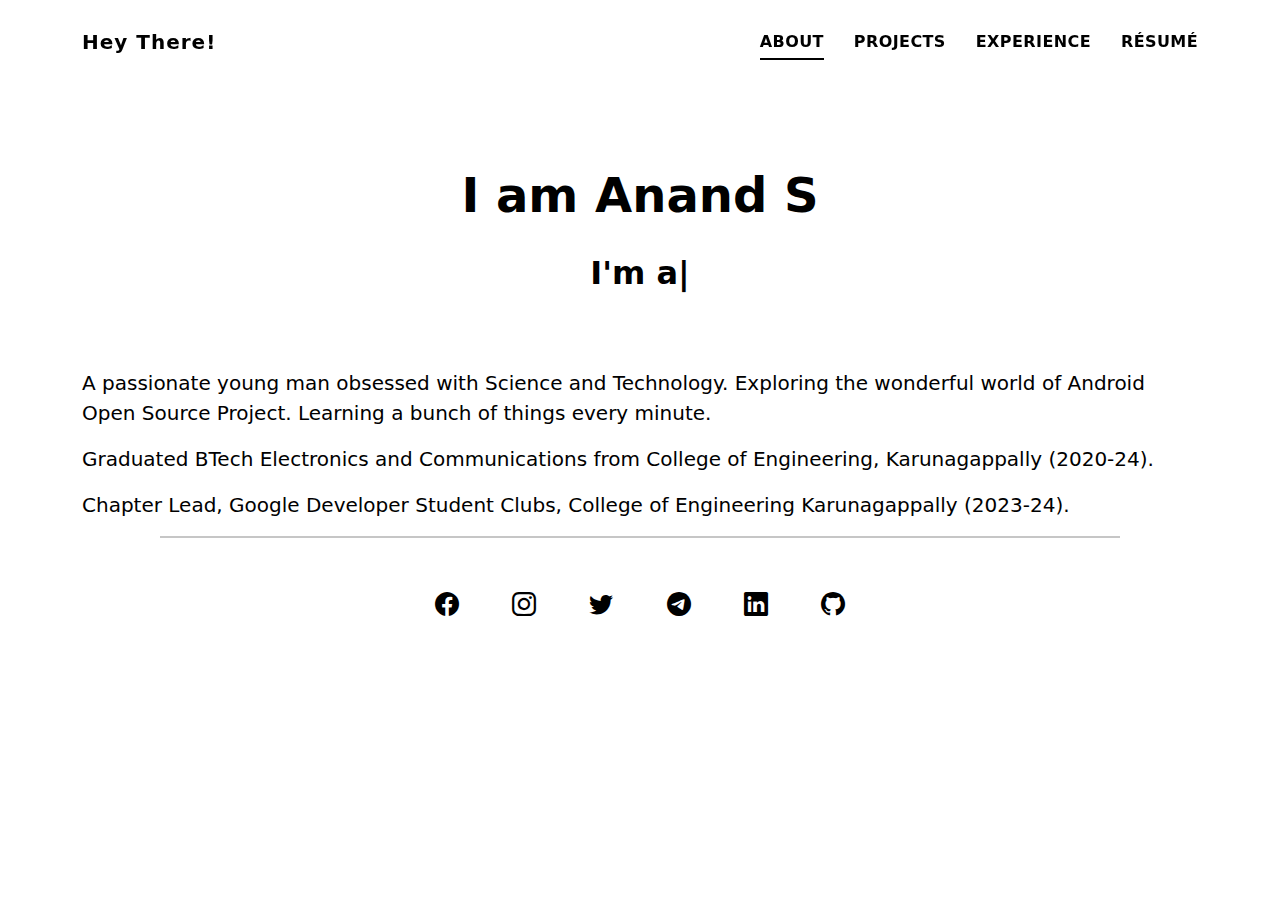
<file: index.html>
<!DOCTYPE html>
<html lang="en">

<head>
  <script async src="https://pagead2.googlesyndication.com/pagead/js/adsbygoogle.js?client=ca-pub-1217338742247170"
     crossorigin="anonymous"></script>
  <script async src="https://fundingchoicesmessages.google.com/i/pub-1217338742247170?ers=1" nonce="AVBMJ9nqrU4HFVP2VPI7-Q"></script><script nonce="AVBMJ9nqrU4HFVP2VPI7-Q">(function() {function signalGooglefcPresent() {if (!window.frames['googlefcPresent']) {if (document.body) {const iframe = document.createElement('iframe'); iframe.style = 'width: 0; height: 0; border: none; z-index: -1000; left: -1000px; top: -1000px;'; iframe.style.display = 'none'; iframe.name = 'googlefcPresent'; document.body.appendChild(iframe);} else {setTimeout(signalGooglefcPresent, 0);}}}signalGooglefcPresent();})();</script>
  <meta charset="utf-8">
  <meta content="width=device-width, initial-scale=1.0" name="viewport">

  <title>Anand S</title>
  <meta content="" name="description">
  <meta content="" name="keywords">

  <link href="assets/img/favicon.png" rel="icon">
  <link href="assets/img/apple-touch-icon.png" rel="apple-touch-icon">
  <link href="assets/vendor/bootstrap/css/bootstrap.min.css" rel="stylesheet">
  <link href="assets/vendor/bootstrap-icons/bootstrap-icons.css" rel="stylesheet">
  <link href="assets/vendor/glightbox/css/glightbox.min.css" rel="stylesheet">
  <link href="assets/vendor/swiper/swiper-bundle.min.css" rel="stylesheet">
  <link href="assets/css/style.css" rel="stylesheet">
</head>

<body>

  <header id="header" class="fixed-top">
    <div class="container d-flex align-items-center justify-content-between">

      <h1 class="logo"><a href="index.html">Hey There!</a></h1>

      <nav id="navbar" class="navbar">
        <ul>
          <li><a class="nav-link scrollto active" href="index.html">About</a></li>
          <li><a class="nav-link scrollto " href="./assets/pages/projects.html">Projects</a></li>
          <li><a class="nav-link scrollto " href="./assets/pages/experience.html">Experience</a></li>
          <li><a class="nav-link scrollto" href="./assets/doc/My Resume.pdf">Résumé</a></li>
        </ul>
        <i class="bi bi-list mobile-nav-toggle"></i>
      </nav>

    </div>
  </header>

  <div id="hero" class="hero route">
    <div class="overlay-itro"></div>
    <div class="hero-content display-table text-center">
      <div class="table-cell">
        <div class="container">
          <h1 class="hero-title mb-4">I am Anand S</h1>
          <p class="hero-subtitle"><span class="typed" data-typed-items="I'm a Designer, I'm a Freelancer, I'm a Developer"></span></p>
        </div>
      </div>
    </div>
  </div>

  <main id="main">

    <section class="about-mf sect-pt4 route">
      <div class="container">
        <div class="row">
                    <p class="lead">
                      A passionate young man obsessed with Science and Technology. Exploring the wonderful world of Android Open Source Project. Learning a bunch of things every minute.
                    </p>
                    <p class="lead">
                      Graduated BTech Electronics and Communications from College of Engineering, Karunagappally (2020-24).
                    </p>
                    <p class="lead">
                      Chapter Lead, Google Developer Student Clubs, College of Engineering Karunagappally (2023-24).
                    </p>
        </div>
      </div>
    </section>
  </main>
</div>

  <div class="text-center">
    <div class="line-mf"></div>
  </div>

  <footer class="footer">
    <div class="socials">
      <ul>
        <li class="social-icons"><a href="https://www.facebook.com/anand.suresh.146/"><i class="bi bi-facebook"></i></a></li>
        <li class="social-icons"><a href="https://www.instagram.com/_anand._s_/"><i class="bi bi-instagram"></i></a></li>
        <li class="social-icons"><a href="https://twitter.com/anandsuresh02"><i class="bi bi-twitter"></i></a></li>
        <li class="social-icons"><a href="https://t.me/AnandSuresh02"><i class="bi bi-telegram"></i></a></li>
        <li class="social-icons"><a href="https://www.linkedin.com/in/anandsuresh02/"><i class="bi bi-linkedin"></i></a></li>
        <li class="social-icons"><a href="https://github.com/AnandSuresh02"><i class="bi bi-github"></i></a></li>
      </ul>
    </div>
  </footer>

  <div id="preloader"></div>
  <a href="#" class="back-to-top d-flex align-items-center justify-content-center"><i class="bi bi-arrow-up-short"></i></a>

  <script src="assets/vendor/purecounter/purecounter_vanilla.js"></script>
  <script src="assets/vendor/bootstrap/js/bootstrap.bundle.min.js"></script>
  <script src="assets/vendor/glightbox/js/glightbox.min.js"></script>
  <script src="assets/vendor/swiper/swiper-bundle.min.js"></script>
  <script src="assets/vendor/typed.js/typed.min.js"></script>
  <script src="assets/vendor/php-email-form/validate.js"></script>

  <script src="assets/js/main.js"></script>

</body>

</html>
</file>
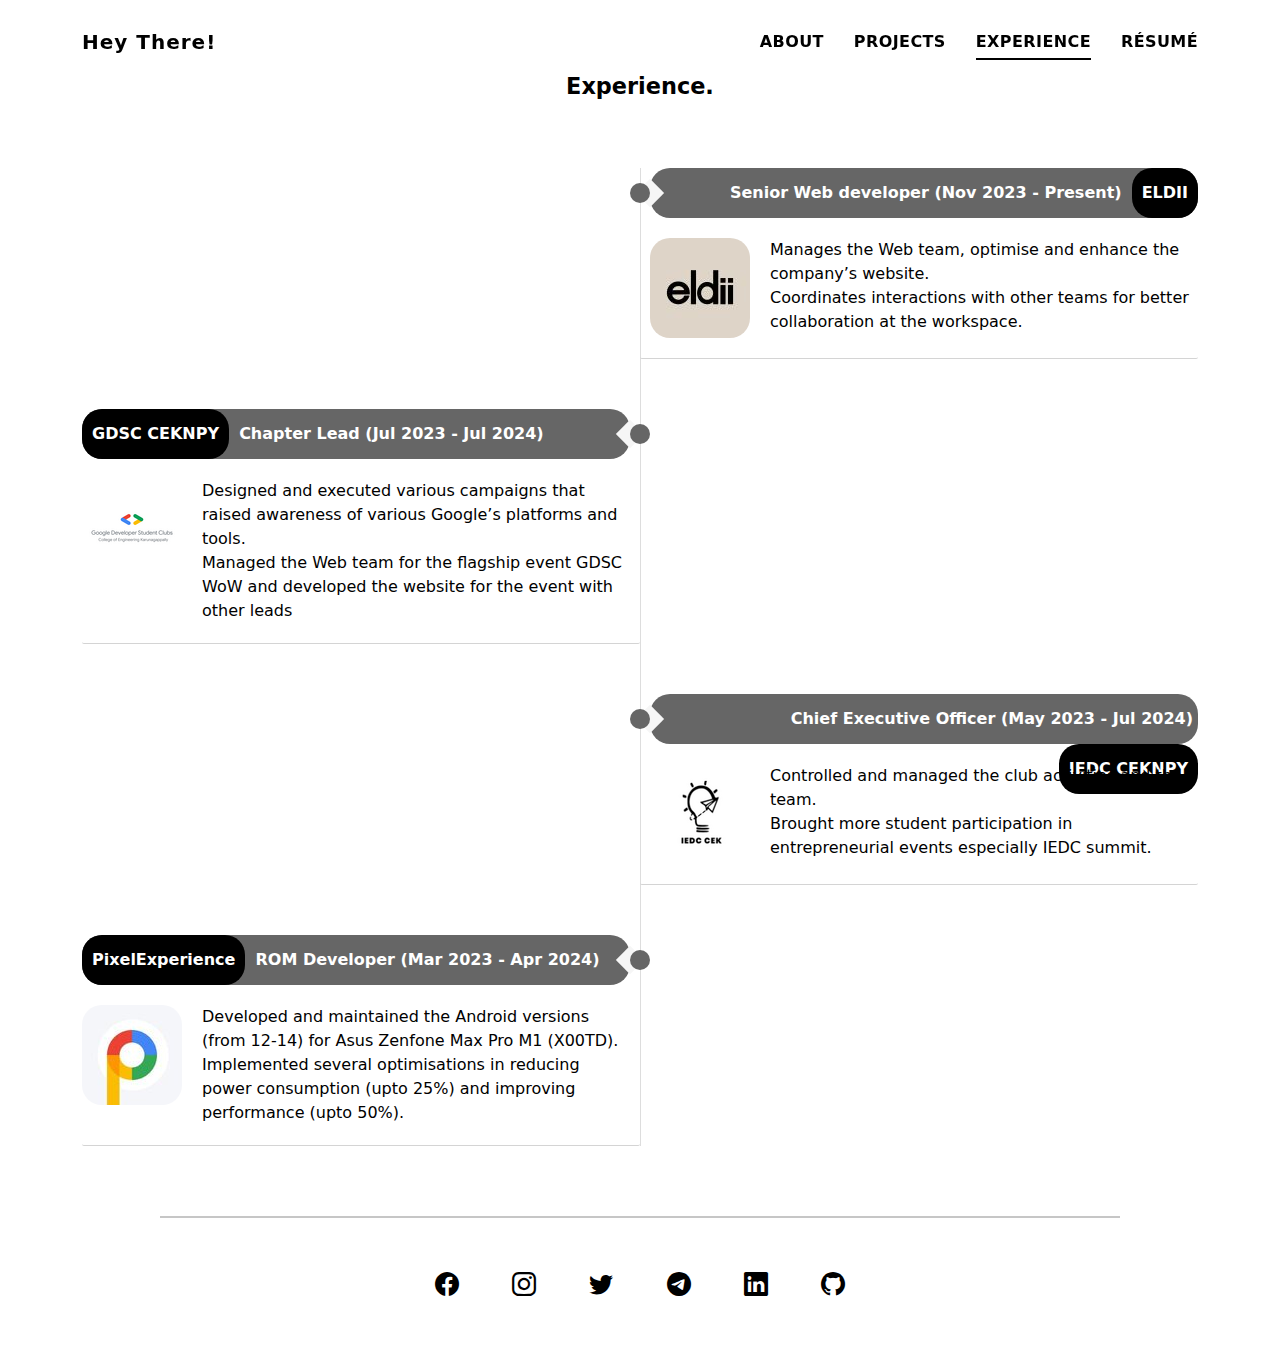
<file: assets/pages/experience.html>
<!DOCTYPE html>
<html lang="en">

<head>
  <script async src="https://pagead2.googlesyndication.com/pagead/js/adsbygoogle.js?client=ca-pub-1217338742247170"
     crossorigin="anonymous"></script>
  <script async src="https://fundingchoicesmessages.google.com/i/pub-1217338742247170?ers=1" nonce="AVBMJ9nqrU4HFVP2VPI7-Q"></script><script nonce="AVBMJ9nqrU4HFVP2VPI7-Q">(function() {function signalGooglefcPresent() {if (!window.frames['googlefcPresent']) {if (document.body) {const iframe = document.createElement('iframe'); iframe.style = 'width: 0; height: 0; border: none; z-index: -1000; left: -1000px; top: -1000px;'; iframe.style.display = 'none'; iframe.name = 'googlefcPresent'; document.body.appendChild(iframe);} else {setTimeout(signalGooglefcPresent, 0);}}}signalGooglefcPresent();})();</script>
  <meta charset="utf-8">
  <meta content="width=device-width, initial-scale=1.0" name="viewport">

  <title>Anand S</title>
  <meta content="" name="description">
  <meta content="" name="keywords">

  <link href="../../assets/img/favicon.png" rel="icon">
  <link href="../../assets/img/apple-touch-icon.png" rel="apple-touch-icon">
  <link href="../../assets/vendor/bootstrap/css/bootstrap.min.css" rel="stylesheet">
  <link href="../../assets/vendor/bootstrap-icons/bootstrap-icons.css" rel="stylesheet">
  <link href="../../assets/vendor/glightbox/css/glightbox.min.css" rel="stylesheet">
  <link href="../../assets/vendor/swiper/swiper-bundle.min.css" rel="stylesheet">
  <link href="../../assets/css/style.css" rel="stylesheet">
</head>

<body>

  <header id="header" class="fixed-top">
    <div class="container d-flex align-items-center justify-content-between">

      <h1 class="logo"><a href="../../index.html">Hey There!</a></h1>

      <nav id="navbar" class="navbar">
        <ul>
          <li><a class="nav-link scrollto " href="../../index.html">About</a></li>
          <li><a class="nav-link scrollto " href="./projects.html">Projects</a></li>
          <li><a class="nav-link scrollto active" href="./experience.html">Experience</a></li>
          <li><a class="nav-link scrollto" href="../../assets/doc/My Resume.pdf">Résumé</a></li>
        </ul>
        <i class="bi bi-list mobile-nav-toggle"></i>
      </nav>

    </div>
  </header>

<section class="section-experience"">
<div class="container">          
<div class="title-box text-center">
 <p class="subtitle-a">
   Experience.
 </p>
</div> 
<ul class="timeline">
<li class="timeline-inverted">
    <div class="rectangle timeline-rectangle"></div>
    <div class="timeline-panel">
        <div class="timeline-heading">
           <div class="timeline-position">
                <p>Senior Web developer (Nov 2023 - Present)</p>
            </div>
            <div class="timeline-date">
                <p>ELDII</p>
            </div>
        </div>
        <div class="timeline-body">
            <div class="timeline-body-thumb">
                <img src="../../assets/img/exp1.jpeg" class="img-res" alt="">
            </div>
            <p>Manages the Web team, optimise and enhance the company’s website.</p>
            <p>Coordinates interactions with other teams for better collaboration at the workspace.</p>
        </div>
    </div>
</li>
<li>
    <div class="rectangle timeline-rectangle"></div>
    <div class="timeline-panel">
        <div class="timeline-heading">
            <div class="timeline-date">
                <p>GDSC CEKNPY</p>
            </div>
            <div class="timeline-position">
                <p>Chapter Lead (Jul 2023 - Jul 2024)</p>
            </div>
        </div>
        <div class="timeline-body">
            <div class="timeline-body-thumb">
                <img src="../../assets/img/exp2.png" class="img-res" alt="">
            </div>
            <p>Designed and executed various campaigns that raised awareness of various Google’s platforms and tools.</p>
            <p>Managed the Web team for the flagship event GDSC WoW and developed the website for the event with other leads</p>
        </div>
    </div>
</li>
<li class="timeline-inverted">
    <div class="rectangle timeline-rectangle"></div>
    <div class="timeline-panel">
        <div class="timeline-heading">
           <div class="timeline-position">
                <p>Chief Executive Officer (May 2023 - Jul 2024)</p>
            </div>
            <div class="timeline-date">
                <p>IEDC CEKNPY</p>
            </div>
        </div>
        <div class="timeline-body">
            <div class="timeline-body-thumb">
                <img src="../../assets/img/exp3.png" class="img-res" alt="">
            </div>
            <p>Controlled and managed the club activities and the team.</p>
            <p>Brought more student participation in entrepreneurial events especially IEDC summit.</p>
        </div>
    </div>
</li>
<li>
    <div class="rectangle timeline-rectangle"></div>
    <div class="timeline-panel">
        <div class="timeline-heading">
            <div class="timeline-date">
                <p>PixelExperience</p>
            </div>
            <div class="timeline-position">
                <p>ROM Developer (Mar 2023 - Apr 2024)</p>
            </div>
        </div>
        <div class="timeline-body">
            <div class="timeline-body-thumb">
                <img src="../../assets/img/exp4.jpg" class="img-res" alt="">
            </div>
            <p>Developed and maintained the Android versions (from 12-14) for Asus Zenfone Max Pro M1 (X00TD).</p>
            <p>Implemented several optimisations in reducing power consumption (upto 25%) and improving performance (upto 50%).</p>
        </div>
    </div>
</li>
</ul>
</section>
</div>

  <div class="text-center">
    <div class="line-mf"></div>
  </div>

  <footer class="footer">
    <div class="socials">
      <ul>
        <li class="social-icons"><a href="https://www.facebook.com/anand.suresh.146/"><i class="bi bi-facebook"></i></a></li>
        <li class="social-icons"><a href="https://www.instagram.com/_anand._s_/"><i class="bi bi-instagram"></i></a></li>
        <li class="social-icons"><a href="https://twitter.com/anandsuresh02"><i class="bi bi-twitter"></i></a></li>
        <li class="social-icons"><a href="https://t.me/AnandSuresh02"><i class="bi bi-telegram"></i></a></li>
        <li class="social-icons"><a href="https://www.linkedin.com/in/anand-s-41311a235/"><i class="bi bi-linkedin"></i></a></li>
        <li class="social-icons"><a href="https://github.com/AnandSuresh02"><i class="bi bi-github"></i></a></li>
      </ul>
    </div>
  </footer>

  <div id="preloader"></div>
  <a href="#" class="back-to-top d-flex align-items-center justify-content-center"><i class="bi bi-arrow-up-short"></i></a>

  <script src="../../assets/vendor/purecounter/purecounter_vanilla.js"></script>
  <script src="../../assets/vendor/bootstrap/js/bootstrap.bundle.min.js"></script>
  <script src="../../assets/vendor/glightbox/js/glightbox.min.js"></script>
  <script src="../../assets/vendor/swiper/swiper-bundle.min.js"></script>
  <script src="../../assets/vendor/typed.js/typed.min.js"></script>
  <script src="../../assets/vendor/php-email-form/validate.js"></script>

  <script src="../../assets/js/main.js"></script>

</body>

</html>
</file>
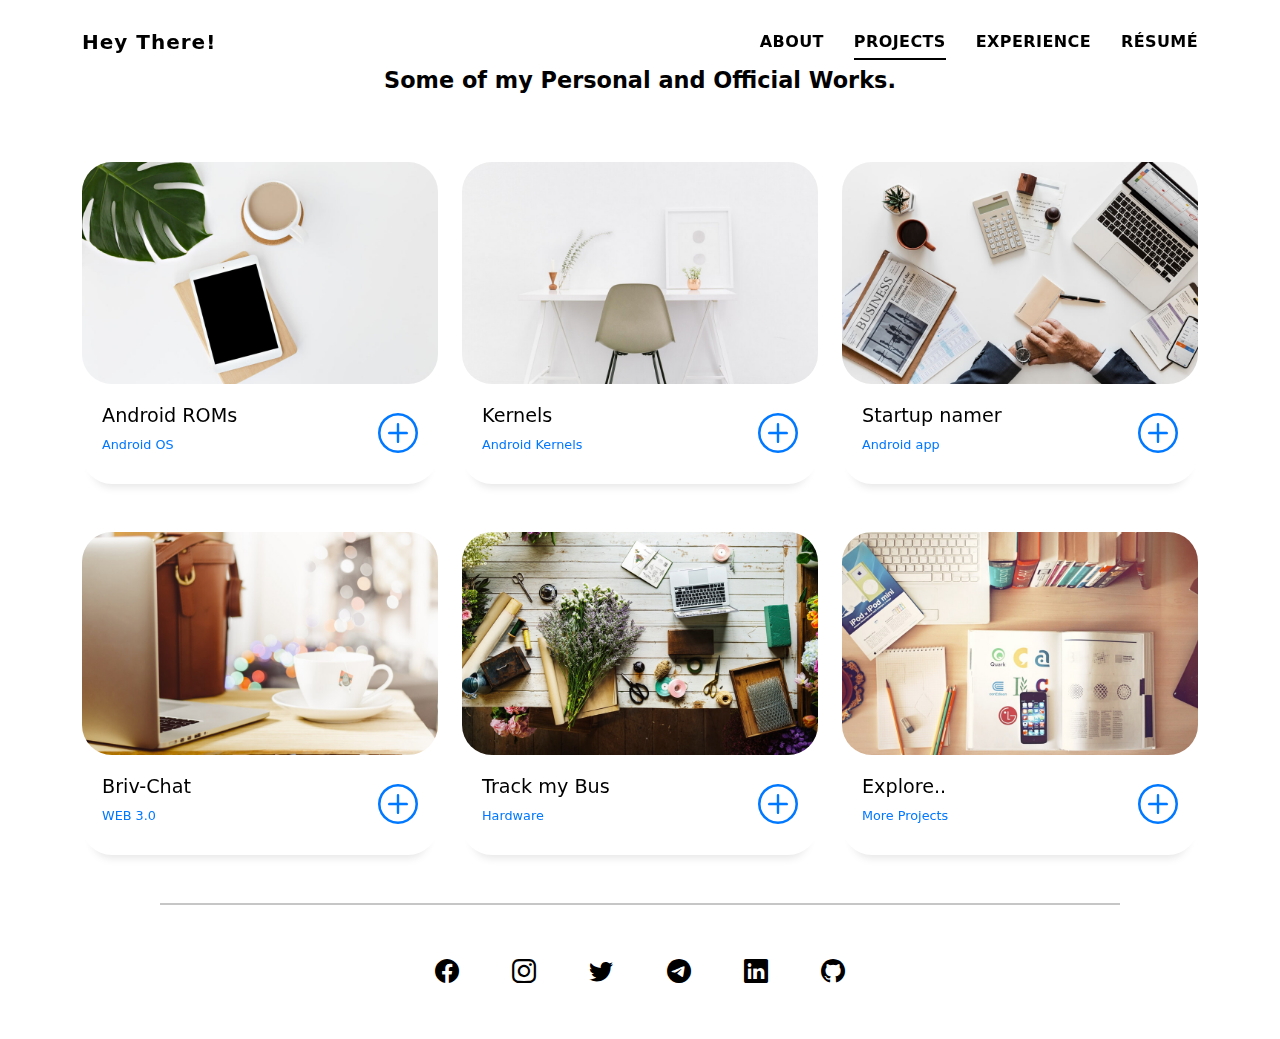
<file: assets/pages/projects.html>
<!DOCTYPE html>
<html lang="en">

<head>
  <script async src="https://pagead2.googlesyndication.com/pagead/js/adsbygoogle.js?client=ca-pub-1217338742247170"
     crossorigin="anonymous"></script>
  <script async src="https://fundingchoicesmessages.google.com/i/pub-1217338742247170?ers=1" nonce="AVBMJ9nqrU4HFVP2VPI7-Q"></script><script nonce="AVBMJ9nqrU4HFVP2VPI7-Q">(function() {function signalGooglefcPresent() {if (!window.frames['googlefcPresent']) {if (document.body) {const iframe = document.createElement('iframe'); iframe.style = 'width: 0; height: 0; border: none; z-index: -1000; left: -1000px; top: -1000px;'; iframe.style.display = 'none'; iframe.name = 'googlefcPresent'; document.body.appendChild(iframe);} else {setTimeout(signalGooglefcPresent, 0);}}}signalGooglefcPresent();})();</script>
  <meta charset="utf-8">
  <meta content="width=device-width, initial-scale=1.0" name="viewport">

  <title>Anand S</title>
  <meta content="" name="description">
  <meta content="" name="keywords">

  <link href="../../assets/img/favicon.png" rel="icon">
  <link href="../../assets/img/apple-touch-icon.png" rel="apple-touch-icon">
  <link href="../../assets/vendor/bootstrap/css/bootstrap.min.css" rel="stylesheet">
  <link href="../../assets/vendor/bootstrap-icons/bootstrap-icons.css" rel="stylesheet">
  <link href="../../assets/vendor/glightbox/css/glightbox.min.css" rel="stylesheet">
  <link href="../../assets/vendor/swiper/swiper-bundle.min.css" rel="stylesheet">
  <link href="../../assets/css/style.css" rel="stylesheet">
</head>

<body>

  <header id="header" class="fixed-top">
    <div class="container d-flex align-items-center justify-content-between">

      <h1 class="logo"><a href="../../index.html">Hey There!</a></h1>

      <nav id="navbar" class="navbar">
        <ul>
          <li><a class="nav-link scrollto " href="../../index.html">About</a></li>
          <li><a class="nav-link scrollto active" href="./projects.html">Projects</a></li>
          <li><a class="nav-link scrollto " href="./experience.html">Experience</a></li>
          <li><a class="nav-link scrollto" href="../../assets/doc/My Resume.pdf">Résumé</a></li>
        </ul>
        <i class="bi bi-list mobile-nav-toggle"></i>
      </nav>

    </div>
  </header>

    <section id="projects" class="portfolio-mf sect-pt4 route">
      <div class="container">
        <div class="row">
          <div class="col-sm-12">
            <div class="title-box text-center">
              <p class="subtitle-a">
                Some of my Personal and Official Works.
              </p>
            </div>
          </div>
        </div>
        <div class="row">
          <div class="col-md-4">
            <div class="work-box">
              <a href="../../assets/img/work-1.jpg" data-gallery="portfolioGallery" class="portfolio-lightbox">
                <div class="work-img">
                  <a href="https://forum.xda-developers.com/m/anandsuresh02.12176781/#recent-content"> <img src="../../assets/img/work-1.jpg" alt="" class="img-fluid"></a>
                </div>
              </a>
              <div class="work-content">
                <div class="row">
                  <div class="col-sm-8">
                    <h2 class="w-title">Android ROMs</h2>
                    <div class="w-more">
                      <span class="w-ctegory">Android OS</span>
                    </div>
                  </div>
                  <div class="col-sm-4">
                    <div class="w-like">
                      <a href="https://forum.xda-developers.com/m/anandsuresh02.12176781/#recent-content"> <span class="bi bi-plus-circle"></span></a>
                    </div>
                  </div>
                </div>
              </div>
            </div>
          </div>
          <div class="col-md-4">
            <div class="work-box">
              <a href="../../assets/img/work-2.jpg" data-gallery="portfolioGallery" class="portfolio-lightbox">
                <div class="work-img">
                  <a href="https://www.pling.com/p/1966225/"> <img src="../../assets/img/work-2.jpg" alt="" class="img-fluid"></a>
                </div>
              </a>
              <div class="work-content">
                <div class="row">
                  <div class="col-sm-8">
                    <h2 class="w-title">Kernels</h2>
                    <div class="w-more">
                      <span class="w-ctegory">Android Kernels</span>
                    </div>
                  </div>
                  <div class="col-sm-4">
                    <div class="w-like">
                      <a href="https://www.pling.com/p/1966225/"> <span class="bi bi-plus-circle"></span></a>
                    </div>
                  </div>
                </div>
              </div>
            </div>
          </div>
          <div class="col-md-4">
            <div class="work-box">
              <a href="../../assets/img/work-3.jpg" data-gallery="portfolioGallery" class="portfolio-lightbox">
                <div class="work-img">
                  <a href="https://github.com/AnandSuresh02/Startup_namer"> <img src="../../assets/img/work-3.jpg" alt="" class="img-fluid"></a>
                </div>
              </a>
              <div class="work-content">
                <div class="row">
                  <div class="col-sm-8">
                    <h2 class="w-title">Startup namer</h2>
                    <div class="w-more">
                      <span class="w-ctegory">Android app</span>
                    </div>
                  </div>
                  <div class="col-sm-4">
                    <div class="w-like">
                      <a href="https://github.com/AnandSuresh02/Startup_namer"> <span class="bi bi-plus-circle"></span></a>
                    </div>
                  </div>
                </div>
              </div>
            </div>
          </div>
          <div class="col-md-4">
            <div class="work-box">
              <a href="../../assets/img/work-4.jpg" data-gallery="portfolioGallery" class="portfolio-lightbox">
                <div class="work-img">
                  <a href="https://github.com/AnandSuresh02/ETHIndia-Project"> <img src="../../assets/img/work-4.jpg" alt="" class="img-fluid"></a>
                </div>
              </a>
              <div class="work-content">
                <div class="row">
                  <div class="col-sm-8">
                    <h2 class="w-title">Briv-Chat</h2>
                    <div class="w-more">
                      <span class="w-ctegory">WEB 3.0</span>
                    </div>
                  </div>
                  <div class="col-sm-4">
                    <div class="w-like">
                      <a href="https://github.com/AnandSuresh02/ETHIndia-Project"> <span class="bi bi-plus-circle"></span></a>
                    </div>
                  </div>
                </div>
              </div>
            </div>
          </div>
          <div class="col-md-4">
            <div class="work-box">
              <a href="../../assets/img/work-5.jpg" data-gallery="portfolioGallery" class="portfolio-lightbox">
                <div class="work-img">
                  <a href="https://github.com/track-my-bus"> <img src="../../assets/img/work-5.jpg" alt="" class="img-fluid"></a>
                </div>
              </a>
              <div class="work-content">
                <div class="row">
                  <div class="col-sm-8">
                    <h2 class="w-title">Track my Bus</h2>
                    <div class="w-more">
                      <span class="w-ctegory">Hardware</span>
                    </div>
                  </div>
                  <div class="col-sm-4">
                    <div class="w-like">
                      <a href="https://github.com/track-my-bus"> <span class="bi bi-plus-circle"></span></a>
                    </div>
                  </div>
                </div>
              </div>
            </div>
          </div>
          <div class="col-md-4">
            <div class="work-box">
              <a href="../../assets/img/work-6.jpg" data-gallery="portfolioGallery" class="portfolio-lightbox">
                <div class="work-img">
                  <a href="https://github.com/AnandSuresh02?tab=repositories"> <img src="../../assets/img/work-6.jpg" alt="" class="img-fluid"></a>
                </div>
              </a>
              <div class="work-content">
                <div class="row">
                  <div class="col-sm-8">
                    <h2 class="w-title">Explore..</h2>
                    <div class="w-more">
                      <span class="w-ctegory">More Projects</span>
                    </div>
                  </div>
                  <div class="col-sm-4">
                    <div class="w-like">
                      <a href="https://github.com/AnandSuresh02?tab=repositories"> <span class="bi bi-plus-circle"></span></a>
                    </div>
                  </div>
                </div>
              </div>
            </div>
          </div>

        </div>
      </div>
    </section>

  <div class="text-center">
    <div class="line-mf"></div>
  </div>

  <footer class="footer">
    <div class="socials">
      <ul>
        <li class="social-icons"><a href="https://www.facebook.com/anand.suresh.146/"><i class="bi bi-facebook"></i></a></li>
        <li class="social-icons"><a href="https://www.instagram.com/_anand._s_/"><i class="bi bi-instagram"></i></a></li>
        <li class="social-icons"><a href="https://twitter.com/anandsuresh02"><i class="bi bi-twitter"></i></a></li>
        <li class="social-icons"><a href="https://t.me/AnandSuresh02"><i class="bi bi-telegram"></i></a></li>
        <li class="social-icons"><a href="https://www.linkedin.com/in/anand-s-41311a235/"><i class="bi bi-linkedin"></i></a></li>
        <li class="social-icons"><a href="https://github.com/AnandSuresh02"><i class="bi bi-github"></i></a></li>
      </ul>
    </div>
  </footer>

  <div id="preloader"></div>
  <a href="#" class="back-to-top d-flex align-items-center justify-content-center"><i class="bi bi-arrow-up-short"></i></a>

  <script src="../../assets/vendor/purecounter/purecounter_vanilla.js"></script>
  <script src="../../assets/vendor/bootstrap/js/bootstrap.bundle.min.js"></script>
  <script src="../../assets/vendor/glightbox/js/glightbox.min.js"></script>
  <script src="../../assets/vendor/swiper/swiper-bundle.min.js"></script>
  <script src="../../assets/vendor/typed.js/typed.min.js"></script>
  <script src="../../assets/vendor/php-email-form/validate.js"></script>

  <script src="../../assets/js/main.js"></script>

</body>

</html>
</file>
<file: assets/css/style.css>
body {
  background-color: #ffffff;
  color: #4e4e4e;
}

h1,
h2,
h3,
h4,
h5,
h6 {
  color: #000000;
}

a {
  color: #000000;
  text-decoration: none;
  transition: all 0.5s ease-in-out;
}

a:hover {
  color: #000000;
  text-decoration: none;
  transition: all 0.5s ease-in-out;
}

.p-r {
  position: relative;
}

.color-a {
  text-decoration: none;
  color: #000000;
}

.color-d {
  color: #000000;
}

.color-text-a {
  text-decoration: none;
  color: #000000;
}

.box-shadow,
.card-blog,
.work-box,
.service-box,
.paralax-mf {
  box-shadow: 0 13px 8px -10px rgba(0, 0, 0, 0.1);
}

.box-shadow-a,
.button:hover {
  text-decoration: none;
  box-shadow: 0 0 0 4px #cde1f8;
}

.display-5 {
  font-size: 2.5rem;
  font-weight: 300;
  line-height: 1.1;
}

.display-6 {
  font-size: 2rem;
  font-weight: 300;
  line-height: 1.1;
}

.avatar {
  width: 32px;
  height: 32px;
  margin-right: 4px;
  overflow: hidden;
}

.bg-image {
  background-repeat: no-repeat;
  background-attachment: fixed;
  background-size: cover;
  background-position: center center;
}

@media (max-width: 1024px) {
  .bg-image {
    background-attachment: scroll;
  }
}

.overlay-mf {
  background-color: #f1f1f1;
}

.overlay-mf {
  position: absolute;
  top: 0;
  left: 0px;
  padding: 0;
  height: 100%;
  width: 100%;
  opacity: 0.7;
}

.paralax-mf {
  position: relative;
  padding: 8rem 0;
  border-radius: 30px;
}

.display-table {
  width: 100%;
  height: 100%;
  display: table;
}

.table-cell {
  display: table-cell;
  vertical-align: middle;
}

.lead{
  font-weight: 450;
}

/*--/ Sections /--*/
.sect-4 {
  padding: 4rem 0;
}

.sect-pt4 {
  padding-top: 4rem;
}

.sect-mt4 {
  margin-top: 4rem;
}

.title-s {
  font-weight: 600;
  color: #000000;
  font-size: 1.1rem;
}

.title-box {
  margin-bottom: 4rem;
}

.subtitle-a {
  text-decoration: none;
  font-size: 1.4rem;
  font-weight: bold;
  color: #000000;
}

.line-mf {
  width: 75%;
  height: 2px;
  background-color: #c6c6c6;
  margin: 0 auto;
}

.title-box-2 {
  margin-bottom: 3rem;
}

.title-left {
  font-size: 2rem;
  position: relative;
}

.title-left:before {
  content: "";
  position: absolute;
  height: 3px;
  background-color: #0078ff;
  width: 100px;
  bottom: -12px;
}

.box-pl2 {
  padding-left: 2rem;
}

.box-shadow-full {
  padding: 3rem 1.25rem;
  position: relative;
  background-color: #fff;
  margin-bottom: 3rem;
  z-index: 2;
  box-shadow: 0 1px 1px 0 rgba(0, 0, 0, 0.06), 0 2px 5px 0 rgba(0, 0, 0, 0.2);
}

@media (min-width: 768px) {
  .box-shadow-full {
    padding: 3rem;
  }
}

.footer{
  background-color: #ffffff;
}

.socials {
  background-color: #ffffff;
  color: #000000;
  padding: 1.5rem 0;
  transition: all 500ms ease;
}

.social-icons{
  color: #c6c6c6;
  padding-left: 1.5rem;
  padding-right: 1.5rem;
  font-size: 1.5rem;
  transition: all 500ms ease;
}

.social-icons:hover{
  color: #000000;
  box-shadow: 0 0 0 3px #000000;
  transition: all 500ms ease;
}

.socials ul li {
  display: inline-block;
}

.ul-resect,
.widget-tags ul,
.widget-sidebar .list-sidebar,
.box-comments .list-comments,
.blog-wrapper .post-meta ul,
.list-ico,
.socials ul {
  list-style: none;
  padding-left: 0;
  margin-bottom: 0;
}

.list-ico {
  line-height: 2;
}

.list-ico span {
  color: #0078ff;
  margin-right: 10px;
}

.owl-theme .owl-dots {
  text-align: center;
  margin-top: 18px;
}

.owl-theme .owl-dots .owl-dot {
  display: inline-block;
}

.owl-theme .owl-dots .owl-dot span {
  width: 18px;
  height: 7px;
  margin: 5px 5px;
  background: #cde1f8;
  border: 0px solid #cde1f8;
  display: block;
  transition: all 0.6s ease-in-out;
  cursor: pointer;
}

.owl-theme .owl-dots .owl-dot:hover span {
  background-color: #000000;
}

.owl-theme .owl-dots .owl-dot.active span {
  background-color: #000000;
  width: 25px;
}

.scrolltop-mf {
  position: relative;
  display: none;
}

.scrolltop-mf span {
  z-index: 999;
  position: fixed;
  width: 42px;
  height: 42px;
  background-color: #000000;
  opacity: 0.7;
  font-size: 1.6rem;
  line-height: 1.5;
  text-align: center;
  color: #000000;
  top: auto;
  left: auto;
  right: 30px;
  bottom: 50px;
  cursor: pointer;
  border-radius: 50%;
}

.back-to-top {
  position: fixed;
  visibility: hidden;
  opacity: 0;
  right: 15px;
  bottom: 15px;
  z-index: 996;
  background: #000000;
  width: 40px;
  height: 40px;
  border-radius: 50px;
  transition: all 0.1s;
}

.back-to-top i {
  font-size: 28px;
  color: #fff;
  line-height: 0;
}

.back-to-top:hover {
  background: #444444;
  color: #fff;
}

.back-to-top.active {
  visibility: visible;
  opacity: 1;
}

#preloader {
  position: fixed;
  top: 0;
  left: 0;
  right: 0;
  bottom: 0;
  z-index: 9999;
  overflow: hidden;
  background: #fff;
}

#preloader:before {
  content: "";
  position: fixed;
  top: calc(50% - 30px);
  left: calc(50% - 30px);
  border: 6px solid #f2f2f2;
  border-top: 6px solid #0078ff;
  border-radius: 50%;
  width: 60px;
  height: 60px;
  -webkit-animation: animate-preloader 1s linear infinite;
  animation: animate-preloader 1s linear infinite;
}

@-webkit-keyframes animate-preloader {
  0% {
    transform: rotate(0deg);
  }

  100% {
    transform: rotate(360deg);
  }
}

@keyframes animate-preloader {
  0% {
    transform: rotate(0deg);
  }

  100% {
    transform: rotate(360deg);
  }
}

.button {
  display: inline-block;
  padding: 0.3rem 0.6rem;
  text-align: center;
  vertical-align: middle;
  -webkit-user-select: none;
  -moz-user-select: none;
  user-select: none;
  font-size: 1rem;
  border-radius: 0.3rem;
  border: 1px solid transparent;
  transition: all 500ms ease;
  cursor: pointer;
}

.button:focus {
  outline: 0;
}

.button:hover {
  background-color: #0062d3;
  color: #fff;
  transition: all 500ms ease;
}

.button-a {
  text-decoration: none;
  background-color: #0078ff;
  color: #fff;
  border-color: #cde1f8;
}

.button-big {
  padding: 0.9rem 2.3rem;
  font-size: 1.2rem;
}

.button-rouded {
  border-radius: 5rem;
}

.btn-lg {
  padding: 0.5rem 1rem;
  font-size: 1.25rem;
  line-height: 1.5;
  border-radius: 0.3rem;
}

#header {
  transition: all 0.5s;
  z-index: 997;
  padding: 20px 0;
}

#header .logo {
  font-size: 20px;
  margin: 0;
  padding: 0;
  font-weight: 600;
  letter-spacing: 1px;
}

#header .logo a {
  color: #000000;
}

#header .logo img {
  max-height: 40px;
}

#header.header-scrolled {
  background: rgba(252,252,252,1);
  padding: 12px 0;
}

.navbar {
  padding: 0;
}

.navbar ul {
  margin: 0;
  padding: 0;
  display: flex;
  list-style: none;
  align-items: center;
}

.navbar li {
  position: relative;
}

.navbar>ul>li {
  white-space: nowrap;
  padding: 10px 0 10px 30px;
}

.navbar a,
.navbar a:focus {
  display: flex;
  align-items: center;
  justify-content: space-between;
  color: #000000;
  font-size: 16px;
  font-weight: 600;
  padding: 0;
  white-space: nowrap;
  transition: 0.3s;
  letter-spacing: 0.4px;
  position: relative;
  text-transform: uppercase;
}

.navbar a i,
.navbar a:focus i {
  font-size: 12px;
  line-height: 0;
  margin-left: 5px;
}

.navbar>ul>li>a:before {
  content: "";
  position: absolute;
  width: 100%;
  height: 2px;
  bottom: -6px;
  left: 0;
  width: 0;
  background-color: #fff;
  visibility: hidden;
  transition: all 0.3s ease-in-out 0s;
}

.navbar a:hover:before,
.navbar li:hover>a:before,
.navbar .active:before {
  background-color: #000000;
  visibility: visible;
  width: 100%;
}

.navbar a:hover,
.navbar .active,
.navbar .active:focus,
.navbar li:hover>a {
  color: #000000;
  font-weight: bold;
}

.navbar .dropdown ul {
  display: block;
  position: absolute;
  left: 30px;
  top: calc(100% + 30px);
  margin: 0;
  padding: 10px 0;
  z-index: 99;
  opacity: 0;
  visibility: hidden;
  background: #000000;
  box-shadow: 0px 0px 30px rgba(127, 137, 161, 0.25);
  transition: 0.3s;
}

.navbar .dropdown ul li {
  min-width: 200px;
}

.navbar .dropdown ul a {
  padding: 10px 20px;
  font-size: 14px;
  text-transform: none;
  color: #000000;
}

.navbar .dropdown ul a i {
  font-size: 12px;
}

.navbar .dropdown ul a:hover,
.navbar .dropdown ul .active:hover,
.navbar .dropdown ul li:hover>a {
  color: #000000;
}

.navbar .dropdown:hover>ul {
  opacity: 1;
  top: 100%;
  visibility: visible;
}

.navbar .dropdown .dropdown ul {
  top: 0;
  left: calc(100% - 30px);
  visibility: hidden;
}

.navbar .dropdown .dropdown:hover>ul {
  opacity: 1;
  top: 0;
  left: 100%;
  visibility: visible;
}

@media (max-width: 1366px) {
  .navbar .dropdown .dropdown ul {
    left: -90%;
  }

  .navbar .dropdown .dropdown:hover>ul {
    left: -100%;
  }
}

.mobile-nav-toggle {
  color: #000000;
  font-size: 28px;
  cursor: pointer;
  display: none;
  line-height: 0;
  transition: 0.5s;
}

@media (max-width: 991px) {
  .mobile-nav-toggle {
    display: block;
  }

  .navbar ul {
    display: none;
  }
}

.navbar-mobile {
  position: fixed;
  overflow: hidden;
  top: 0;
  right: 0;
  left: 0;
  bottom: 0;
  background: rgba(78, 78, 78, 0.9);
  transition: 0.3s;
  z-index: 999;
}

.navbar-mobile .mobile-nav-toggle {
  position: absolute;
  top: 15px;
  right: 15px;
}

.navbar-mobile ul {
  display: block;
  position: absolute;
  top: 55px;
  right: 15px;
  bottom: 15px;
  left: 15px;
  padding: 10px 0;
  background-color: #fff;
  overflow-y: auto;
  transition: 0.3s;
}

.navbar-mobile>ul>li {
  padding: 0;
}

.navbar-mobile a:hover:before,
.navbar-mobile li:hover>a:before,
.navbar-mobile .active:before {
  visibility: hidden;
}

.navbar-mobile a,
.navbar-mobile a:focus {
  padding: 10px 20px;
  font-size: 15px;
  color: #000000;
}

.navbar-mobile a:hover,
.navbar-mobile .active,
.navbar-mobile li:hover>a {
  color: #000000;
}

.navbar-mobile .getstarted,
.navbar-mobile .getstarted:focus {
  margin: 15px;
}

.navbar-mobile .dropdown ul {
  position: static;
  display: none;
  margin: 10px 20px;
  padding: 10px 0;
  z-index: 99;
  opacity: 1;
  visibility: visible;
  background: #fff;
  box-shadow: 0px 0px 30px rgba(127, 137, 161, 0.25);
}

.navbar-mobile .dropdown ul li {
  min-width: 200px;
}

.navbar-mobile .dropdown ul a {
  padding: 10px 20px;
}

.navbar-mobile .dropdown ul a i {
  font-size: 12px;
}

.navbar-mobile .dropdown ul a:hover,
.navbar-mobile .dropdown ul .active:hover,
.navbar-mobile .dropdown ul li:hover>a {
  color: #000000;
}

.navbar-mobile .dropdown>.dropdown-active {
  display: block;
}

.hero {
  padding-top: 10rem;
  position: relative;
  color: #fff;
}

.hero .hero-content {
  position: absolute;
}

.hero .overlay-itro {
  background-color: rgba(0, 0, 0, 0);
  position: absolute;
  top: 0;
  left: 0px;
  padding: 0;
  height: 100%;
  width: 100%;
  opacity: 0.9;
}

.hero .hero-title {
  color: #000000;
  font-weight: 600;
  font-size: 3rem;
}

@media (min-width: 768px) {
  .hero .hero-title {
    font-size: 3rem;
  }
}

.hero .hero-subtitle {
  font-size: 1.5rem;
  font-weight: 600;
  color: #000000;
}

@media (min-width: 768px) {
  .hero .hero-subtitle {
    font-size: 2rem;
  }
}

.hero .text-slider-items {
  display: none;
}

.hero-single {
  height: 350px;
}

.hero-single .hero-content {
  margin-top: 30px;
}

.hero-single .hero-title {
  text-transform: uppercase;
  font-size: 3rem;
}

@media (min-width: 768px) {
  .hero-single .hero-title {
    font-size: 3.5rem;
  }
}

.hero-single .breadcrumb {
  background-color: transparent;
  color: #0078ff;
}

.hero-single .breadcrumb .breadcrumb-item:before {
  color: #cde1f8;
}

.hero-single .breadcrumb .breadcrumb-item.active {
  color: #000000;
}

.hero-single .breadcrumb a {
  color: #fff;
}

.about-mf {
  padding-top: 13rem;
  padding-bottom: 0rem;
}

.about-mf .about-img {
  margin-bottom: 2rem;
}

.about-mf .about-img img {
  margin-left: 10px;
}

@media (min-width: 767px) {
  .about-mf .box-pl2 {
    margin-top: 0rem;
    padding-left: 0rem;
  }
}

.lead {
  color: #000000;
}

.skill-mf span {
  color: #4e4e4e;
}

.skill-mf .progress {
  background-color: #cde1f8;
  margin: 0.5rem 0 1.2rem 0;
  border-radius: 0;
  height: 0.7rem;
}

.work-box {
  margin-bottom: 3rem;
  -webkit-backface-visibility: hidden;
  align-items: center;
  backface-visibility: hidden;
  background-color: #fff;
  border-radius: 30px;
}

.work-box:hover img {
  transform: scale(1.3);
}

.work-img {
  display: block;
  width: 100%;
  align-items: center;
  overflow: hidden;
  border-radius: 30px;
}

.work-img img {
  transition: all 1s;
}

.work-content {
  padding: 20px;
}

.work-content .w-more {
  color: #4e4e4e;
  font-size: 0.8rem;
}

.work-content .w-more .w-ctegory {
  color: #0078ff;
}

.work-content .w-like {
  font-size: 2.5rem;
  color: #0078ff;
  float: right;
}

.work-content .w-like a {
  color: #0078ff;
}

.work-content .w-like .num-like {
  font-size: 0.7rem;
}

.w-title {
  font-size: 1.2rem;
}

.footer-paralax {
  padding: 4rem 0 0 0;
}

.contact-mf {
  margin-top: 4rem;
}

@media (min-width: 767px) {
  .contact-mf .box-pl2 {
    margin-top: 3rem;
    padding-left: 0rem;
    border-radius: 30px;
  }
}

.php-email-form .error-message {
  display: none;
  color: #fff;
  background: #ed3c0d;
  text-align: center;
  padding: 15px;
  font-weight: 600;
}

.php-email-form .sent-message {
  display: none;
  color: #fff;
  background: #18d26e;
  text-align: center;
  padding: 15px;
  font-weight: 600;
}

.php-email-form .loading {
  display: none;
  background: #fff;
  text-align: center;
  padding: 15px;
}

.php-email-form .loading:before {
  content: "";
  display: inline-block;
  border-radius: 50%;
  width: 24px;
  height: 24px;
  margin: 0 10px -6px 0;
  border: 3px solid #18d26e;
  border-top-color: #eee;
  -webkit-animation: animate-loading 1s linear infinite;
  animation: animate-loading 1s linear infinite;
}

.php-email-form input,
.php-email-form textarea {
  border-radius: 20px;
  box-shadow: none;
  font-size: 14px;
}

.php-email-form input:focus,
.php-email-form textarea:focus {
  border-color: #0078ff;
}

.php-email-form input {
  padding: 10px 15px;
}

.php-email-form textarea {
  padding: 12px 15px;
  margin-bottom: 0;
}

.php-email-form button[type=submit] {
  background: #3090ff;
  border-radius: 35px;
  border: 0;
  padding: 10px 24px;
  color: #fff;
  transition: 0.4s;
}

.php-email-form button[type=submit]:hover {
  background: #9ccaff;
}

@-webkit-keyframes animate-loading {
  0% {
    transform: rotate(0deg);
  }

  100% {
    transform: rotate(360deg);
  }
}

@keyframes animate-loading {
  0% {
    transform: rotate(0deg);
  }

  100% {
    transform: rotate(360deg);
  }
}

.widget-sidebar .sidebar-title {
  font-size: 1.6rem;
  font-weight: 600;
  border-left: 5px solid #0078ff;
  padding-left: 15px;
  text-transform: uppercase;
  margin-bottom: 1.5rem;
}

.widget-sidebar .list-sidebar li {
  position: relative;
  padding: 6px 0 6px 24px;
}

.widget-sidebar .list-sidebar li:before {
  position: absolute;
  content: "";
  width: 10px;
  height: 1px;
  left: 0;
  background-color: #0078ff;
  top: 20px;
}

.sidebar-search input {
  background-color: #fff;
  border-radius: 0;
  transition: all 0.5s ease-in-out;
}

.sidebar-search .btn-search {
  background-color: #0078ff;
  border-color: #0078ff;
  border-radius: 0;
  padding-left: 20px;
  padding-right: 20px;
}

.widget-tags ul li {
  display: inline-block;
  background-color: #0078ff;
  padding: 0.2rem 0.6rem;
  margin-bottom: 0.5rem;
  border-radius: 15px;
}

.widget-tags ul li a {
  color: #fff;
}

.section-experience {
  padding: 70px 0;
  background-color: #ffffff;
}

.section-experience .section-diff-title h2 {
  color: #196fc2;
}

.timeline {
  margin: 50px 0 0;
  padding-left: 0;
  list-style: none;
  position: relative;
}

.timeline:before {
  top: 0;
  bottom: 0;
  position: absolute;
  content: " ";
  width: 1px;
  background-color: #dddddd;
  left: 50%;
  margin-left: -0.5px;
}

.timeline > li {
  position: relative;
}

.timeline > li + li {
  margin-top: 50px;
}

.timeline > li:before, .timeline > li:after {
  content: " ";
  display: table;
}

.timeline > li:after {
  clear: both;
}

.rectangle {
  border-radius: 20px;
}

.timeline-body {
  font-weight: 500;
  color: #000000;
}

.timeline > li.timeline-start .rectangle, .timeline > li.timeline-end .rectangle {
  display: block;
  position: relative;
  left: 0.5px;
  margin: 0 auto;
  background-color: #ffffff;
  box-shadow: none;
}

.img-res{
  border-radius: 20px;
}
.timeline > li.timeline-start .rectangle span, .timeline > li.timeline-end .rectangle span {
  font-size: 12px;
}

.timeline > li > .timeline-panel {
  width: 50%;
  float: left;
  border-bottom: 1px solid #d4d4d4;
  border-radius: 2px;
  position: relative;
  padding-right: 10px;
}

.timeline > li > .timeline-panel:before {
  content: " ";
  position: absolute;
  top: 15px;
  right: 0px;
  background-color: #f6f6f6;
  width: 20px;
  height: 20px;
  transform: rotate(45deg);
  -webkit-transform: rotate(45deg);
  -moz-transform: rotate(45deg);
  -o-transform: rotate(45deg);
  -ms-transform: rotate(45deg);
  z-index: 2;
}

.timeline > li > .timeline-panel .timeline-heading {
  background-color: #666;
  line-height: 50px;
  height: 50px;
}

.timeline > li > .timeline-panel .timeline-heading p {
  font-size: 16px;
  font-weight: 700;
  margin-bottom: 0;
  color: #ffffff;
}

.timeline > li > .timeline-panel .timeline-heading .timeline-date,
.timeline > li > .timeline-panel .timeline-heading .timeline-position {
  display: inline-block;
}

.timeline > li > .timeline-panel .timeline-heading .timeline-date {
  padding: 0 10px;
  background-color: #000000;
}

.timeline > li > .timeline-panel .timeline-heading .timeline-position {
  padding-left: 5px;
}

.timeline > li > .timeline-panel .timeline-body {
  position: relative;
  padding: 20px 0;
  min-height: 140px;
}

.timeline > li > .timeline-panel .timeline-body .timeline-body-thumb {
  width: 100px;
  height: 100px;
  position: absolute;
  top: 20px;
}

.timeline > li > .timeline-panel .timeline-body p {
  padding-left: 120px;
  margin-bottom: 0;
}

.timeline-date {
  border-radius: 20px;
}

.timeline-heading {
  border-radius: 20px;
}

.timeline > li .timeline-rectangle {
  position: absolute;
  margin: 0 auto;
  top: 15px;
  left: 0.5px;
  right: 0;
  background-color: #666;
  width: 20px;
  height: 20px;
  border: 0;
  box-shadow: none;
  z-index: 99;
}

.timeline > li.timeline-inverted .timeline-heading {
  text-align: right;
}

.timeline > li.timeline-inverted .timeline-panel {
  float: right;
  padding: 0 0 0 10px;
}

.timeline > li.timeline-inverted .timeline-panel .timeline-position {
  padding: 0 5px 0 0;
}

.timeline > li.timeline-inverted .timeline-panel:before {
  left: 0px;
  right: auto;
}

@media only screen and (max-width: 767px) {
  .section-experience {
    padding: 50px 0;
  }
  .section-experience h2 {
    font-size: 22px;
  }
  .section-diff-title p {
    margin-top: 40px;
  }
  .section-diff-title p:before {
    top: -20px;
  }
  .timeline {
    margin: 30px 0 0;
  }
  .timeline:before {
    left: 88%;
  }
  .timeline > li + li {
    margin-top: 30px;
  }
  .timeline > li.timeline-start .rectangle, .timeline > li.timeline-end .rectangle {
    left: 38%;
  }
  .timeline > li > .timeline-panel {
    width: 88%;
  }
  .timeline > li > .timeline-panel .timeline-heading p {
    font-size: 12px;
  }
  .timeline > li > .timeline-panel .timeline-heading .timeline-date,
  .timeline > li > .timeline-panel .timeline-heading .timeline-position {
    padding: 0 8px;
  }
  .timeline > li > .timeline-panel .timeline-heading .timeline-date {
    float: left;
  }
  .timeline > li .timeline-rectangle {
    left: 76%;
  }
  .timeline > li.timeline-inverted .timeline-heading {
    text-align: left;
  }
  .timeline > li.timeline-inverted .timeline-date {
    float: left;
  }
  .timeline > li.timeline-inverted > .timeline-panel {
    float: left;
    padding: 0 10px 0 0;
  }
  .timeline > li.timeline-inverted > .timeline-panel:before {
    left: auto;
    right: 0;
  }
}

@media only screen and (max-width: 479px) {
  .timeline {
    margin: 30px 0 0;
  }
  .timeline:before {
    left: 50%;
  }
  .timeline > li.timeline-start .rectangle, .timeline > li.timeline-end .rectangle {
    left: auto;
  }
  .timeline > li > .timeline-panel {
    background-color: #f6f6f6;
    width: 100%;
    padding-right: 0;
  }
  .timeline > li .timeline-panel:before {
    content: none;
  }
  .timeline > li .timeline-rectangle {
    disply: none;
  }
}

footer {
  text-align: center;
  color: rgb(0, 0, 0);
  padding: 25px 0;
  background: #ebebeb;
}

footer .copyright {
  margin-bottom: 0.3rem;
}

footer .credits {
  margin-bottom: 0;
}

footer .credits a {
  color: #fff;
}

.portfolio-mf {
  border-radius: 30px;
  align-items: center;
}
</file>
